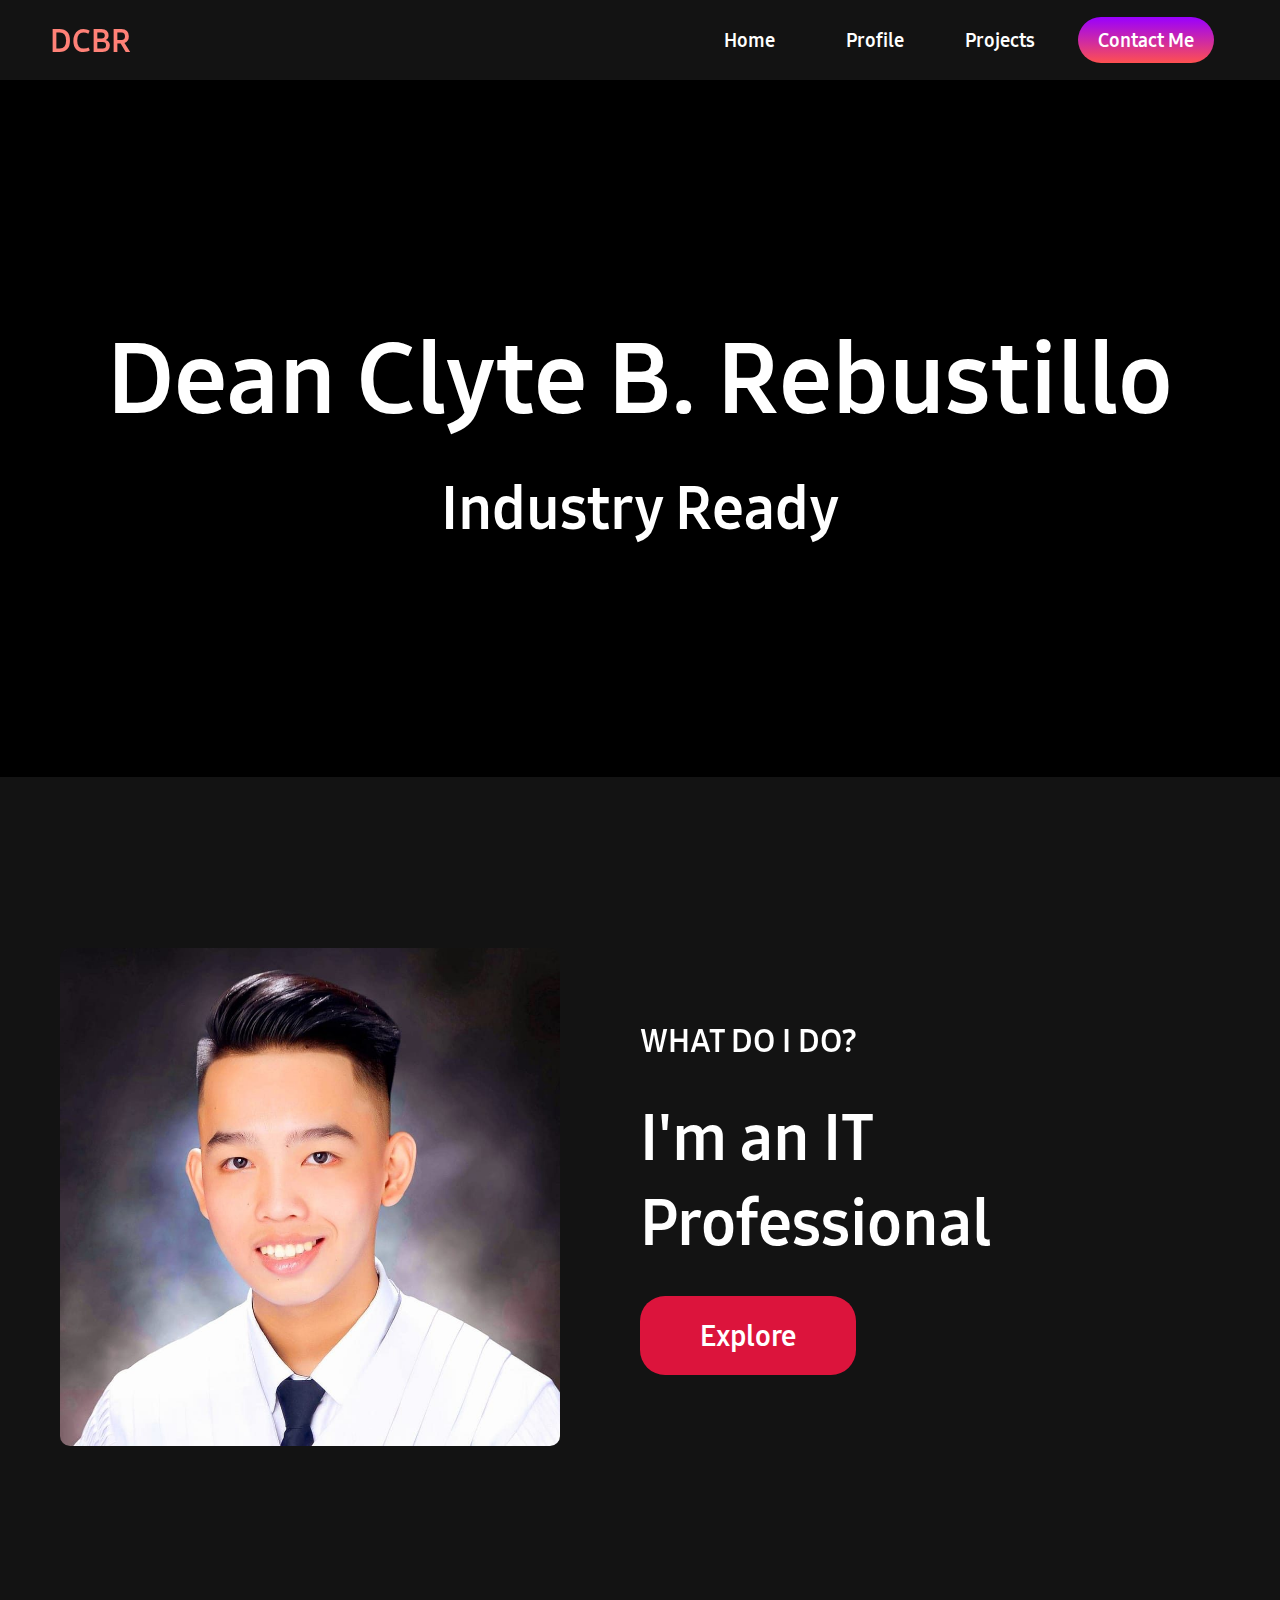
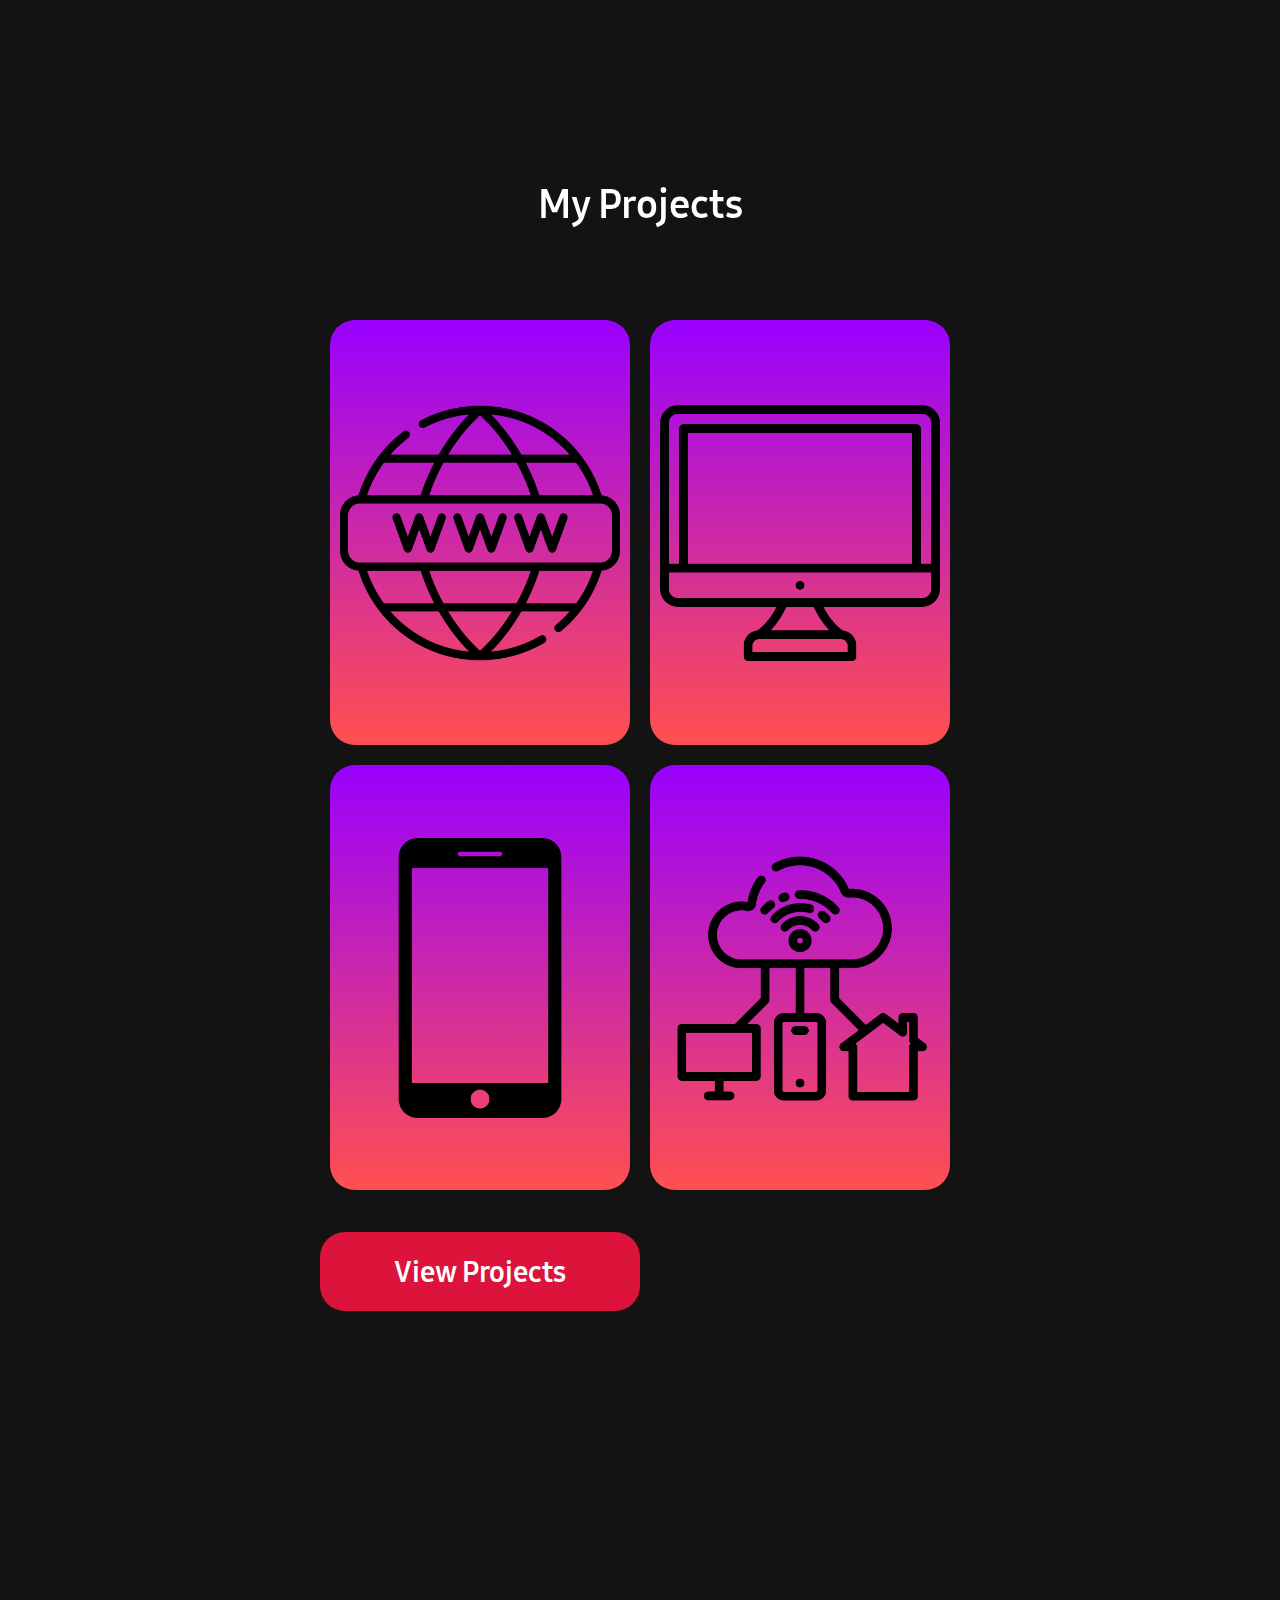
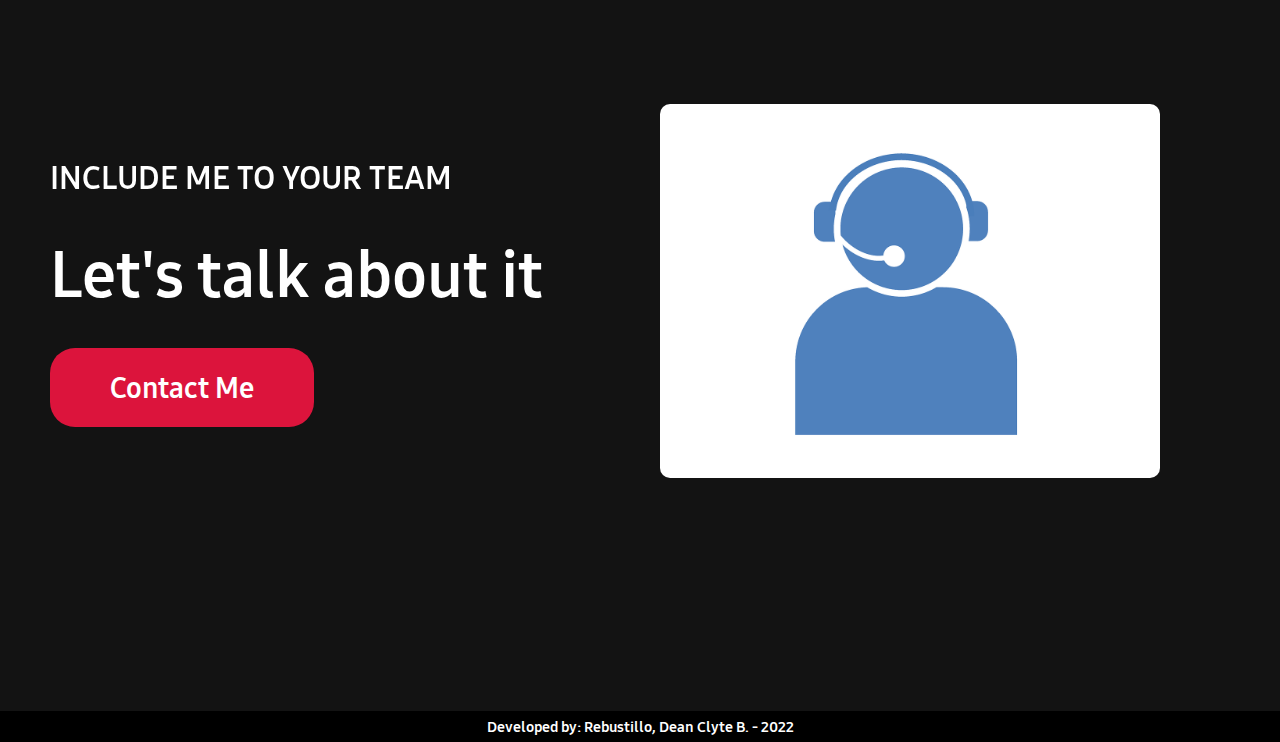
<file: index.html>
<!DOCTYPE html>
<html lang="en">
  <head>
    <meta charset="UTF-8" />
    <meta name="viewport" content="width=device-width, initial-scale=1.0" />
    <title>Portfolio Website</title>
    <link rel="stylesheet" href="css/styles.css" />
  </head>
  <body>
    <nav class="navbar">
      <div class="navbar__container">
        <a href="index.html" id="navbar__logo">DCBR</a>
        <div class="navbar__toggle" id="mobile-menu">
          <span class="bar"></span> <span class="bar"></span>
          <span class="bar"></span>
        </div>
        <ul class="navbar__menu">
          <li class="navbar__item">
            <a href="#home" class="navbar__links" id="home-page">Home</a>
          </li>
          <li class="navbar__item">
            <a href="#about" class="navbar__links" id="about-page">Profile</a>
          </li>
          <li class="navbar__item">
            <a href="#project" class="navbar__links" id="project-page">Projects</a>
          </li>
          <li class="navbar__btn">
            <a href="#sign-up" class="button" id="contact">Contact Me</a>
          </li>
        </ul>
      </div>
    </nav>

    <div class="hero" id="home">
      <div class="hero__container">
        <h1 class="hero__heading">Dean Clyte B. <span>Rebustillo</span></h1>
        <p class="hero__description">Industry Ready</p>
      </div>
    </div>

    <div class="main" id="about">
      <div class="main__container">
        <div class="main__img--container">
          <div class="main__img--card">
		  <img src="Img/profile.jpg">
		  </div>
        </div>
        <div class="main__content">
          <h1>What do I do?</h1>
          <h2>I'm an IT Professional</h2>
          <button class="main__btn" onclick="window.location.href='profile.html'"><a href="#">Explore</a></button>
        </div>
      </div>
    </div>

    <div class="project" id="project">
      <h1>My Projects</h1>
      <div class="project__wrapper">
        <div class="project__card">
		  <img src="Img/world-wide-web.png">
        </div>
        <div class="project__card">
		<img src="Img/computer.png">
        </div>	
        <div class="project__card">
		<img src="Img/smartphone-call.png">
        </div>
        <div class="project__card">
		<img src="Img/device-connectors.png">
        </div>
		<button class="main__btn" onclick="window.location.href='project.html'"><a href="#">View Projects</a></button>
      </div>
    </div>

    <div class="main" id="sign-up">
      <div class="main__container">
        <div class="main__content">
          <h1>Include me to your Team</h1>
          <h2>Let's talk about it</h2>
         <button class="main__btn" onclick="window.location.href='contact.html'"><a href="#">Contact Me</a></button>
        </div>
        <div class="main__img--container">

          <div class="main__img--card" id="card-2">	
<div class="main__img--card"><img src="Img/call.png"></div>
          </div>
        </div>
      </div>
    </div>
	<div class="footer">
  <p>Developed by: Rebustillo, Dean Clyte B. - 2022</p>
</div>


    <script src="script/script.js"></script>

  </body>
</html>
</file>
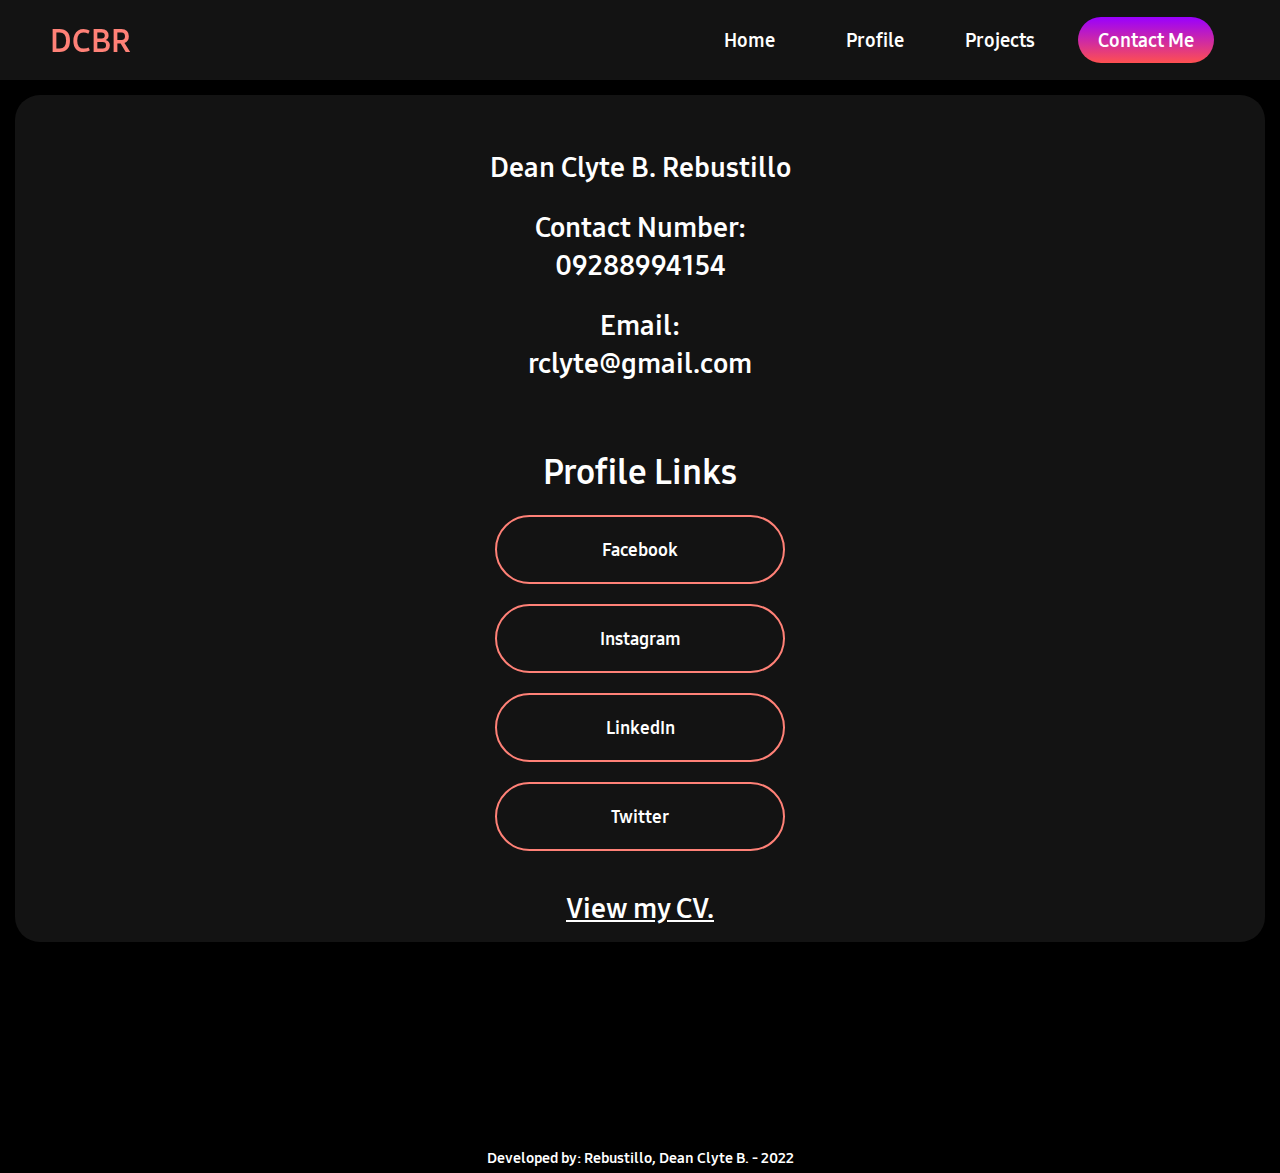
<file: contact.html>
<!DOCTYPE html>
<html lang="en">
  <head>
    <meta charset="UTF-8" />
    <meta name="viewport" content="width=device-width, initial-scale=1.0" />
    <title>Portfolio Contact</title>
    <link rel="stylesheet" href="css/styles.css" />
	<link rel="stylesheet" href="css/stylescontact.css" />
  </head>
  <body>
    <nav class="navbar">
      <div class="navbar__container">
<a href="index.html" id="navbar__logo">DCBR</a>
        <div class="navbar__toggle" id="mobile-menu">
          <span class="bar"></span> <span class="bar"></span>
          <span class="bar"></span>
        </div>
        <ul class="navbar__menu">
          <li class="navbar__item">
            <a href="index.html" class="navbar__links" id="home-page">Home</a>
          </li>
          <li class="navbar__item">
            <a href="profile.html" class="navbar__links" id="about-page">Profile</a>
          </li>
          <li class="navbar__item">
            <a href="project.html" class="navbar__links" id="project-page">Projects</a>
          </li>
          <li class="navbar__btn">
            <a href="contact.html" class="button" id="contact">Contact Me</a>
          </li>
        </ul>
      </div>
    </nav>

    <a target="_blank" href="Img/profile.jpg">

    </a>



    <div class="content">
<p class ="personal"><br> Dean Clyte B. Rebustillo</p>
<br>
<p class ="personal">Contact Number: <br> 09288994154</p>
<br>
<p class ="personal">Email: <br> rclyte@gmail.com</p>
<br>
 <br>
  <br>
    <div class="profile-links">Profile Links</div>
    <a href="https://www.facebook.com/deanbr07" class="links">
        Facebook
    </a>
	  <a href="https://www.instagram.com/deanosauuuur/" class="links">
        Instagram
    </a>
	  <a href="https://www.linkedin.com/in/dean-rebustillo-10429823b/" class="links">
       LinkedIn
    </a>
	  <a href="https://twitter.com/N74B68" class="links">
        Twitter
    </a>
	    <a target="_blank" href="Img/CV.png">
<p class ="CV"><br> <u>View my CV.</u></p>
    </a>
    </div>
	<div class="footer">
  <p>Developed by: Rebustillo, Dean Clyte B. - 2022</p>
</div>

    <script src="script/script.js"></script>
  </body>
</html>
</file>
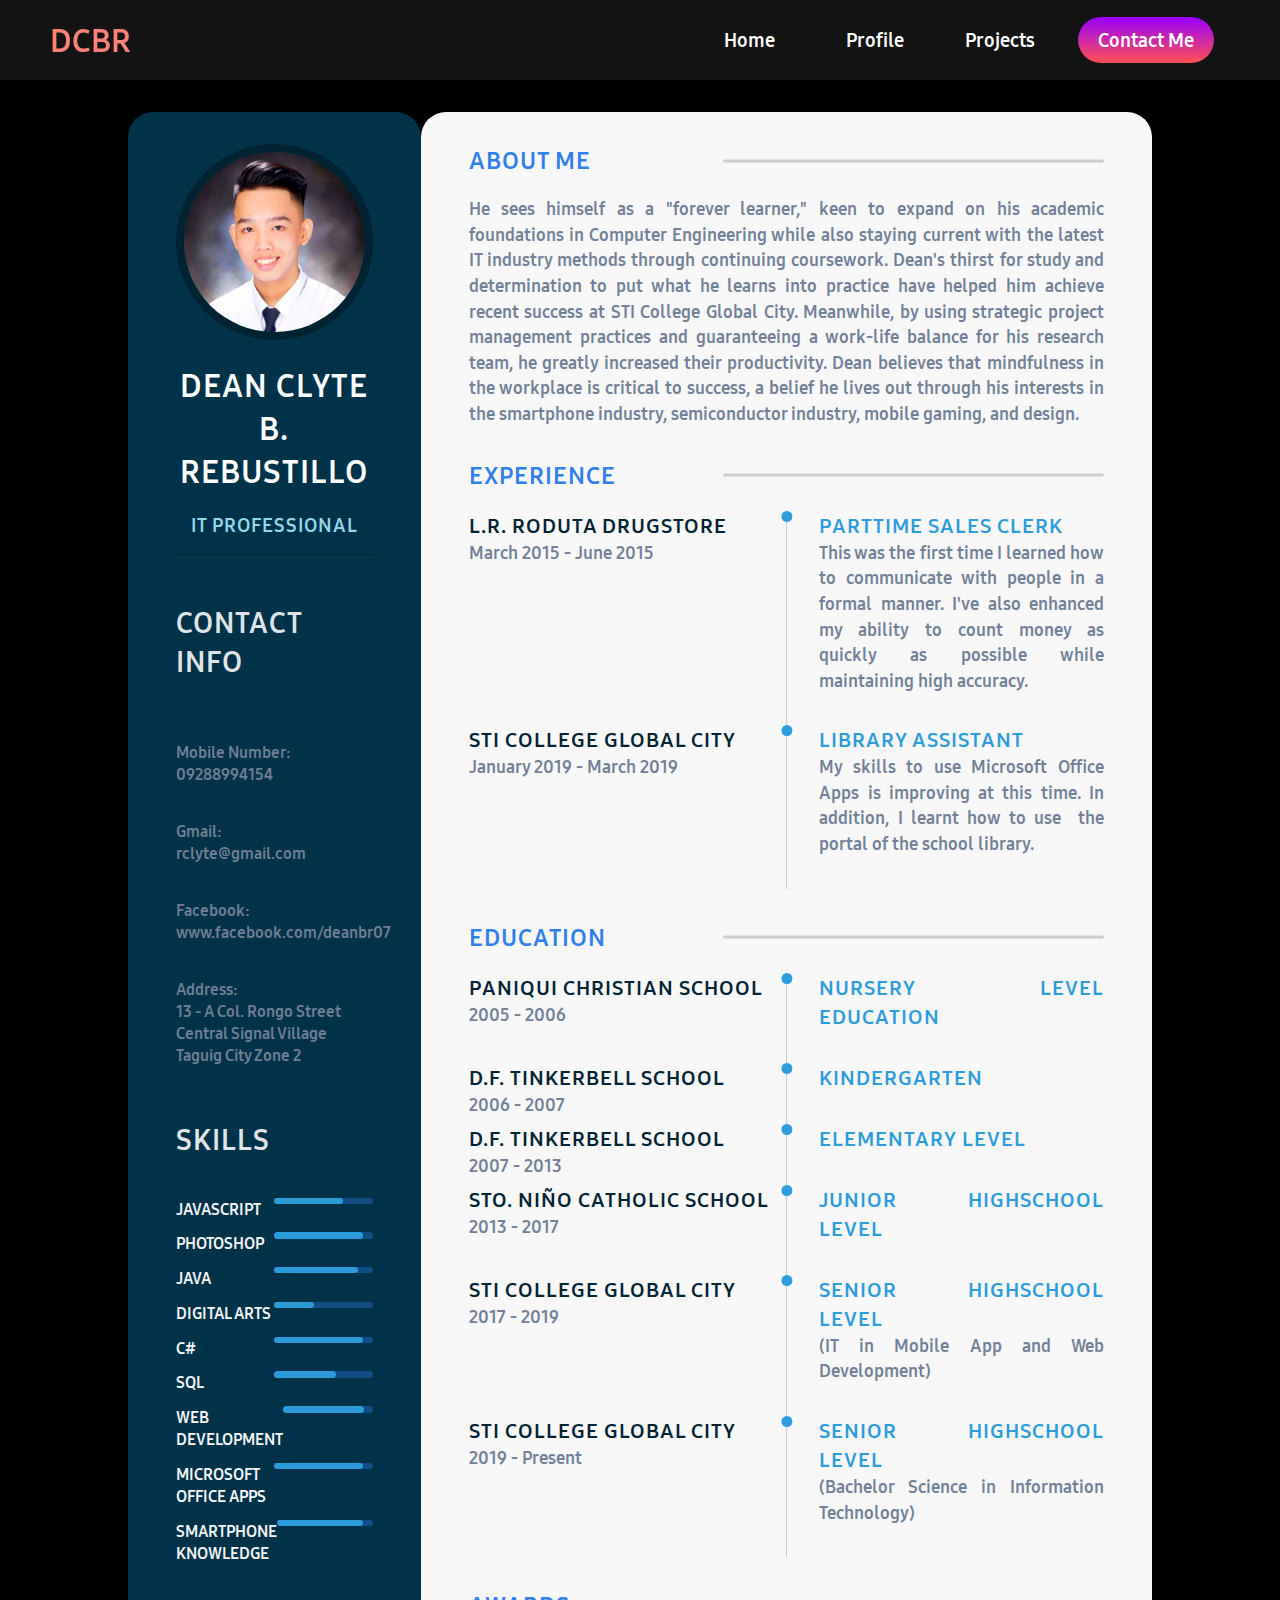
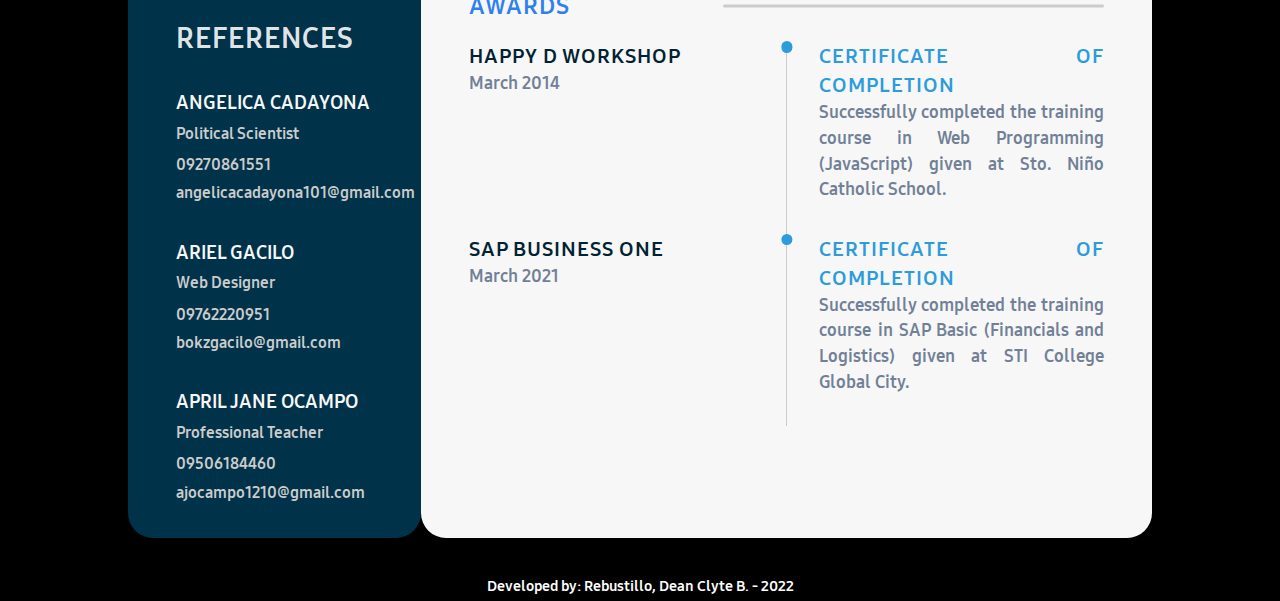
<file: profile.html>
<!DOCTYPE html>
<html lang="en">
  <head>
    <meta charset="UTF-8" />
    <meta name="viewport" content="width=device-width, initial-scale=1.0" />
    <title>Portfolio Profile</title>
    <link rel="stylesheet" href="css/styles.css" />
	<link rel="stylesheet" href="css/stylesprofile.css" />
  </head>
  <body>
    <nav class="navbar">
      <div class="navbar__container">
<a href="index.html" id="navbar__logo">DCBR</a>
        <div class="navbar__toggle" id="mobile-menu">
          <span class="bar"></span> <span class="bar"></span>
          <span class="bar"></span>
        </div>
        <ul class="navbar__menu">
          <li class="navbar__item">
            <a href="index.html" class="navbar__links" id="home-page">Home</a>
          </li>
          <li class="navbar__item">
            <a href="profile.html" class="navbar__links" id="about-page">Profile</a>
          </li>
          <li class="navbar__item">
            <a href="project.html" class="navbar__links" id="project-page">Projects</a>
          </li>
          <li class="navbar__btn">
            <a href="contact.html" class="button" id="contact">Contact Me</a>
          </li>
        </ul>
      </div>
    </nav>

  <main class="main-content">
        <section class="left-section">
            <div class="left-content">
                <div class="profile">
                    <div class="image">
                        		  <img src="Img/profile.jpg">
                    </div>
                    <h2 class="name">Dean Clyte B. Rebustillo</h2>
                    <p class="career">IT Professional</p>
                </div>
                <div class="contact-info">
                    <h3 class="main-title">Contact Info</h3>
                    <ul>
                        <li>
						<br>Mobile Number:</br>
                            09288994154
                        </li>
                        <li>
						<br>Gmail:</br>
                            rclyte@gmail.com
                        </li>
                        <li>
						<br>Facebook:</br>
                         www.facebook.com/deanbr07
                        </li>
                        <li>
							<br>Address:</br>
                              13 - A Col. Rongo Street Central Signal Village Taguig City Zone 2
                        </li>
                    </ul>
                </div>
                <div class="skills-section">
                    <h3 class="main-title">Skills</h3>
                    <ul>
                        <li>
                            <p class="skill-title">Javascript</p>
                            <div class="progress-bar">
                                <div class="progress js-progress"></div>
                            </div>
                        </li>
                        <li>
                            <p class="skill-title">Photoshop</p>
                            <div class="progress-bar">
                                <div class="progress ps-progress"></div>
                            </div>
                        </li>
                        <li>
                            <p class="skill-title">Java</p>
                            <div class="progress-bar">
                                <div class="progress j-progress"></div>
                            </div>
                        </li>
                        <li>
                            <p class="skill-title">Digital Arts</p>
                            <div class="progress-bar">
                                <div class="progress c-progress"></div>
                            </div>
                        </li>
                        <li>
                            <p class="skill-title">C#</p>
                            <div class="progress-bar">
                                <div class="progress ps-progress"></div>
                            </div>
                        </li>
                        <li>
                            <p class="skill-title">SQL</p>
                            <div class="progress-bar">
                                <div class="progress n-progress"></div>
                            </div>
                        </li>
                        <li>
                            <p class="skill-title">Web Development</p>
                            <div class="progress-bar">
                                <div class="progress ps-progress"></div>
                            </div>
                        </li>
                        <li>
                            <p class="skill-title">Microsoft Office Apps</p>
                            <div class="progress-bar">
                                <div class="progress ps-progress"></div>
                            </div>
                        </li>
                        <li>
                            <p class="skill-title">Smartphone Knowledge</p>
                            <div class="progress-bar">
                                <div class="progress ps-progress"></div>
                            </div>
                        </li>
                    </ul>
                </div>
                <div class="references-section">
                    <h3 class="main-title">References</h3>
                    <div class="referee">
                        <h6 class="sub-title">Angelica Cadayona</h6>
                        <p class="sub-para">Political Scientist</p>
                        <ul>
                            <li>
							  09270861551
                            </li>
                            <li>
                               angelicacadayona101@gmail.com
                            </li>
                        </ul>
                    </div>
                    <div class="referee">
                        <h6 class="sub-title">Ariel Gacilo</h6>
                        <p class="sub-para">Web Designer</p>
                        <ul>
                            <li>
                               09762220951
                            </li>
                            <li>
                                bokzgacilo@gmail.com
                            </li>
                        </ul>
                    </div>
                    <div class="referee">
                        <h6 class="sub-title">April Jane Ocampo</h6>
                        <p class="sub-para">Professional Teacher
						</p>
                        <ul>
                            <li>
							09506184460
                            </li>
                            <li>
                             ajocampo1210@gmail.com 
                            </li>
                        </ul>
                    </div>
                </div>
            </div>
        </section>
        <section class="right-section">
            <div class="right-main-content">
                <section class="about sect">
                    <h2 class="right-title">About Me</h2>
                    <p class="para">
                     He sees himself as a "forever learner," keen to expand on his academic foundations in Computer Engineering while also staying current with the latest IT industry methods through continuing coursework.
                       Dean's thirst for study and determination to put what he learns into practice have helped him achieve recent success at STI College Global City. Meanwhile, by using strategic project management practices and guaranteeing a work-life balance for his research team, he greatly increased their productivity.
Dean believes that mindfulness in the workplace is critical to success, a belief he lives out through his interests in the smartphone industry, semiconductor industry, mobile gaming, and design.
                    </p>
                </section>

                <section class="experince sect">
                    <h2 class="right-title">Experience</h2>
                    <div class="timeline">
                        <div class="left-tl-content">
                            <h5 class="tl-title"> L.R. Roduta Drugstore</h5>
                            <p class="para">March 2015 - June 2015</p>
                        </div>
                        <div class="right-tl-content">
                            <div class="tl-content">
                                <h5 class="tl-title-2">Parttime Sales Clerk</h5>
                   <p class="para">
                                    This was the first time I learned how to communicate with people in a formal manner. I've also enhanced my ability to count money as quickly as possible while maintaining high accuracy.
                                </p>
                            </div>
                        </div>
                    </div>
                    <div class="timeline">
                        <div class="left-tl-content">
                            <h5 class="tl-title">STI College Global City</h5>
                            <p class="para">January 2019 - March 2019</p>
                        </div>
                        <div class="right-tl-content">
                            <div class="tl-content">
                                <h5 class="tl-title-2">Library Assistant </h5>
								<p class="para">
                                    My skills to use Microsoft Office Apps is improving at this time. In addition, I learnt how to use  the portal of the school library.
                                </p>
                            </div>
                        </div>
                    </div>
                </section>
                <section class="education sect">
                    <h2 class="right-title">education</h2>
                    <div class="timeline">
                        <div class="left-tl-content">
                            <h5 class="tl-title">Paniqui Christian School</h5>
                            <p class="para">2005 - 2006</p>
                        </div>
                        <div class="right-tl-content">
                            <div class="tl-content">
                                <h5 class="tl-title-2">Nursery Level Education</h5>
                            </div>
                        </div>
                    </div>
                    <div class="timeline">
                        <div class="left-tl-content">
                            <h5 class="tl-title">D.F. Tinkerbell School</h5>
                            <p class="para">2006 - 2007</p>
                        </div>
                        <div class="right-tl-content">
                            <div class="tl-content">
                                <h5 class="tl-title-2">Kindergarten </h5>
                            </div>
                        </div>
                    </div>
                    <div class="timeline">
                        <div class="left-tl-content">
                            <h5 class="tl-title">D.F. Tinkerbell School</h5>
                            <p class="para">2007 - 2013</p>
                        </div> 	
                        <div class="right-tl-content">
                            <div class="tl-content">
                                <h5 class="tl-title-2">Elementary Level </h5>
                            </div>
                        </div>
                    </div>
					   <div class="timeline">
                        <div class="left-tl-content">
                            <h5 class="tl-title">Sto. Niño Catholic School</h5>
                            <p class="para">2013 - 2017</p>
                        </div>
                        <div class="right-tl-content">
                            <div class="tl-content">
                                <h5 class="tl-title-2">Junior Highschool Level </h5>
                            </div>
                        </div>
                    </div>
					   <div class="timeline">
                        <div class="left-tl-content">
                            <h5 class="tl-title">STI College Global City</h5>
                            <p class="para">2017 - 2019</p>
                        </div>
                        <div class="right-tl-content">
                            <div class="tl-content">
                                <h5 class="tl-title-2">Senior Highschool Level</h5>
								<p class="para">(IT in Mobile App and Web Development)</p>
                            </div>
                        </div>
                    </div>
					  					   <div class="timeline">
                        <div class="left-tl-content">
                            <h5 class="tl-title">STI College Global City</h5>
                            <p class="para">2019 - Present</p>
                        </div>
                        <div class="right-tl-content">
                            <div class="tl-content">
                                <h5 class="tl-title-2">Senior Highschool Level</h5>
								<p class="para">(Bachelor Science in Information Technology)</p>
                            </div>
                        </div>
                    </div>
                </section>
                <section class="awards sect">
                    <h2 class="right-title">Awards</h2>
                    <div class="timeline">
                        <div class="left-tl-content">
                            <h5 class="tl-title">Happy D Workshop</h5>
                            <p class="para">March 2014</p>
                        </div>
                        <div class="right-tl-content">
                            <div class="tl-content">
                                <h5 class="tl-title-2">Certificate of Completion</h5>
                                <p class="para">
                                  Successfully completed the training course in Web Programming (JavaScript) given at Sto. Niño Catholic School.
                                </p>
                            </div>
                        </div>
                    </div>
                    <div class="timeline">
                        <div class="left-tl-content">
                            <h5 class="tl-title">SAP Business One</h5>
                            <p class="para">March 2021</p>
                        </div>
                        <div class="right-tl-content">
                            <div class="tl-content">
                                <h5 class="tl-title-2">Certificate of Completion</h5>
                                <p class="para">
								  Successfully completed the training course in SAP Basic (Financials and Logistics) given at STI College Global City.
                                </p>
                            </div>
                        </div>
                    </div>
                </section>
            </div>
        </section>
    </main>
		



    <script src="script/script.js"></script>
	<div class="footer">
  <p>Developed by: Rebustillo, Dean Clyte B. - 2022</p>
</div>
  </body>
</html>
</file>
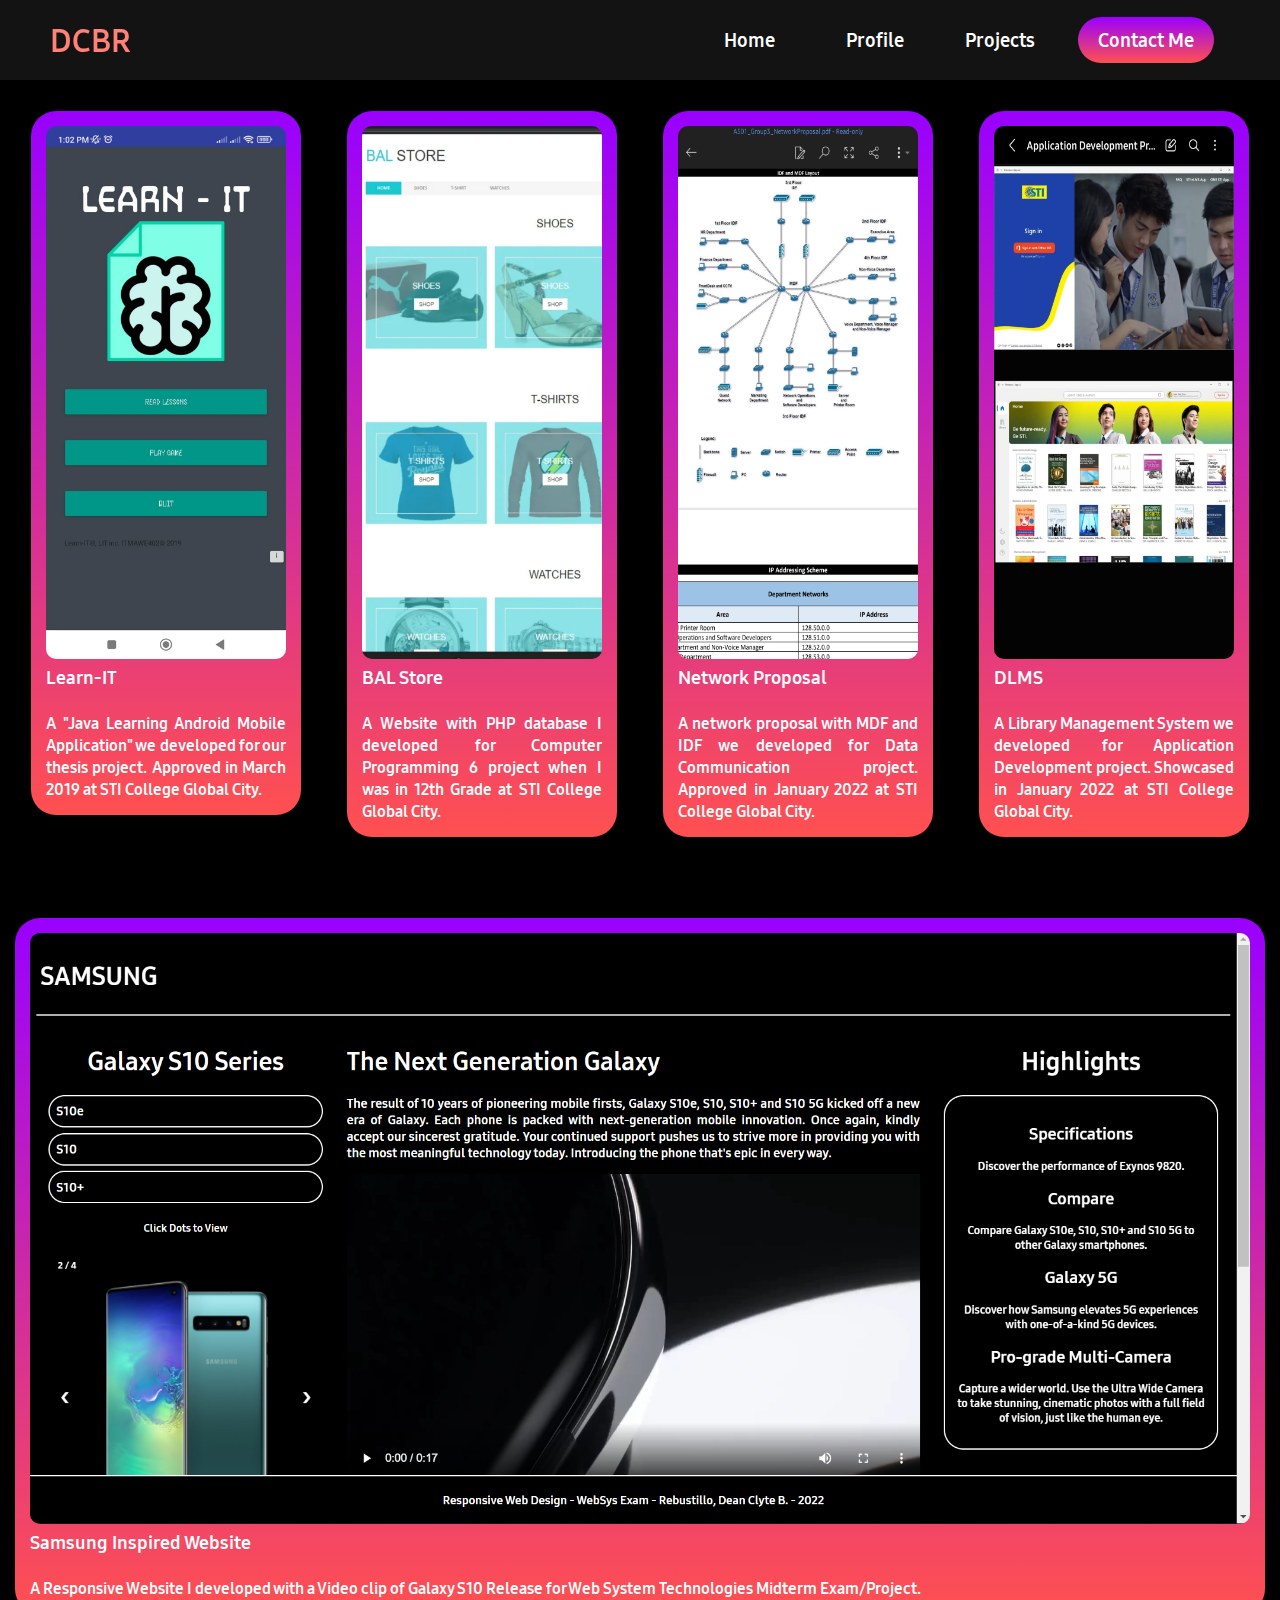
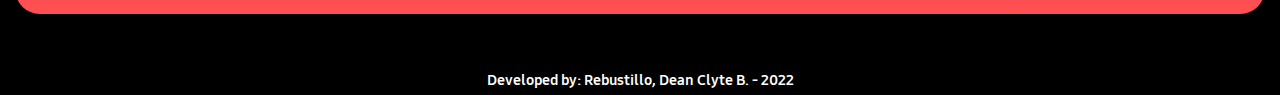
<file: project.html>
<!DOCTYPE html>
<html lang="en">
  <head>
    <meta charset="UTF-8" />
    <meta name="viewport" content="width=device-width, initial-scale=1.0" />
    <title>Portfolio Project</title>
    <link rel="stylesheet" href="css/styles.css" />
		<link rel="stylesheet" href="css/styleproject.css" />
  </head>
  <body>
    <nav class="navbar">
      <div class="navbar__container">
        <a href="index.html" id="navbar__logo">DCBR</a>
        <div class="navbar__toggle" id="mobile-menu">
          <span class="bar"></span> <span class="bar"></span>
          <span class="bar"></span>
        </div>
        <ul class="navbar__menu">
          <li class="navbar__item">
            <a href="index.html" class="navbar__links" id="home-page">Home</a>
          </li>
          <li class="navbar__item">
            <a href="profile.html" class="navbar__links" id="about-page">Profile</a>
          </li>
          <li class="navbar__item">
            <a href="project.html" class="navbar__links" id="project-page">Projects</a>
          </li>
          <li class="navbar__btn">
            <a href="contact.html" class="button" id="contact">Contact Me</a>
          </li>
        </ul>
      </div>
    </nav>

<div class="row">
  <div class="column">
    <div class="content">
      <img src="Img/LearnIT.jpg" alt="LearnIT" style="width:100%">
      <br><h3>Learn-IT</h3><br>
      <p>A "Java Learning Android Mobile Application" we developed for our thesis project. Approved in March 2019 at STI College Global City.</p>
    </div>
  </div>
  <div class="column">
    <div class="content">
    <img src="Img/BAL.png" alt="BAL" style="width:100%">
      <br><h3>BAL Store</h3>	<br>
	  <p>A Website with PHP database I developed for Computer Programming 6 project when I was in 12th Grade  at STI College Global City.</p>
    </div>
  </div>
  <div class="column">
    <div class="content">
    <img src="Img/Network.png" alt="Network" style="width:100%">
      <br><h3>Network Proposal</h3><br>
      <p>A network proposal with MDF and IDF we developed for Data Communication project. Approved in January 2022 at STI College Global City.</p>
    </div>
  </div>
  <div class="column">
    <div class="content">
    <img src="Img/AppDev.png" alt="AppDev" style="width:100%">
      <br><h3>DLMS</h3><br>
      <p>A Library Management System we developed for Application Development project. Showcased in January 2022 at STI College Global City.</p>
    </div>
  </div>
</div>

<div class="content">
  <img src="Img/Samsung.png" alt="Samsung" style="width:100%">
  <br><h3>Samsung Inspired Website</h3><br>
  <p>A Responsive Website I developed with a Video clip of Galaxy S10 Release for Web System Technologies Midterm Exam/Project.</p>
</div>




    <script src="script/script.js"></script>
	<div class="footer">
  <p>Developed by: Rebustillo, Dean Clyte B. - 2022</p>
</div>
  </body>
</html>
</file>
<file: css/styles.css>
* {
  box-sizing: border-box;
  margin: 0;
  padding: 0;
  font-family: myFirstFont;
  scroll-behavior: smooth;
}
@font-face {
  font-family: myFirstFont;
  src: url(SamsungOne-700.ttf);
}
img {
  border-radius: 10px;
}

.navbar {
  background: #131313;
  height: 80px;
  display: flex;
  justify-content: center;
  align-items: center;
  font-size: 1.2rem;
  position: sticky;
  top: 0;
  z-index: 999;
}

.navbar__container {
  display: flex;
  justify-content: space-between;
  height: 80px;
  z-index: 1;
  width: 100%;
  max-width: 1300px;
  margin: 0 auto;
  padding: 0 50px;
}

#navbar__logo {
  background-color: #ff8177;
  background-size: 100%;
  -webkit-background-clip: text;
  -moz-background-clip: text;
  -webkit-text-fill-color: transparent;
  -moz-text-fill-color: transparent;
  display: flex;
  align-items: center;
  cursor: pointer;
  text-decoration: none;
  font-size: 2rem;
}

.navbar__menu {
  display: flex;
  align-items: center;
  list-style: none;
}

.navbar__item {
  height: 80px;
}

.navbar__links {
  color: #fff;
  display: flex;
  align-items: center;
  justify-content: center;
  width: 125px;
  text-decoration: none;
  height: 100%;
  transition: all 0.3s ease;
}

.navbar__btn {
  display: flex;
  justify-content: center;
  align-items: center;
  padding: 0 1rem;
  width: 100%;
}

.button {
  display: flex;
  justify-content: center;
  align-items: center;
  text-decoration: none;
  padding: 10px 20px;
  height: 100%;
  width: 100%;
  border: none;
  outline: none;
  border-radius: 25px;
background: linear-gradient(to bottom, #9900ff 0%, #ff5050 100%);
  color: #fff;
  transition: all 0.3s ease;
}

.navbar__links:hover {
  transition: all 0.3s ease;
}

@media screen and (max-width: 960px) {
  .navbar__container {
    display: flex;
    justify-content: space-between;
    height: 80px;
    z-index: 1;
    width: 100%;
    max-width: 1300px;
    padding: 0;
  }

  .navbar__menu {
    display: grid;
    grid-template-columns: auto;
    margin: 0;
    width: 100%;
    position: absolute;
    top: -1000px;
    opacity: 1;
    transition: all 0.5s ease;
    z-index: -1;
  }

  .navbar__menu.active {
    background: #131313;
    top: 100%;
    opacity: 1;
    transition: all 0.5s ease;
    z-index: 99;
    height: 60vh;
    font-size: 1.6rem;
  }

  #navbar__logo {
    padding-left: 25px;
  }

  .navbar__toggle .bar {
    width: 25px;
    height: 3px;
    margin: 5px auto;
    transition: all 0.3s ease-in-out;
    background: #fff;
  }

  .navbar__item {
    width: 100%;
  }

  .navbar__links {
    text-align: center;
    padding: 2rem;
    width: 100%;
    display: table;
  }

  .navbar__btn {
    padding-bottom: 2rem;
  }

  .button {
    display: flex;
    justify-content: center;
    align-items: center;
    width: 80%;
    height: 80px;
    margin: 0;
  }

  #mobile-menu {
    position: absolute;
    top: 20%;
    right: 5%;
    transform: translate(5%, 20%);
  }

  .navbar__toggle .bar {
    display: block;
    cursor: pointer;
  }

  #mobile-menu.is-active .bar:nth-child(2) {
    opacity: 0;
  }

  #mobile-menu.is-active .bar:nth-child(1) {
    transform: translateY(8px) rotate(45deg);
  }

  #mobile-menu.is-active .bar:nth-child(3) {
    transform: translateY(-8px) rotate(-45deg);
  }
}

.hero {
  background: #000000;
  padding: 200px 0;
}

.hero__container {
  display: flex;
  flex-direction: column;
  justify-content: center;
  align-items: center;
  max-width: 1200px;
  margin: 0 auto;
  height: 90%;
  text-align: center;
  padding: 30px;
}

.hero__heading {
  font-size: 100px;
  margin-bottom: 24px;
  color: #fff;
}

.hero__heading span {
  background: #fff; 
  background-size: 100%;
  -webkit-background-clip: text;
  -moz-background-clip: text;
  -webkit-text-fill-color: transparent;
  -mo-text-fill-color: transparent;
}

.hero__description {
  font-size: 60px;
  background: #fff; 
  background-size: 100%;
  -webkit-background-clip: text;
  -moz-background-clip: text;
  -webkit-text-fill-color: transparent;
  -moz-text-fill-color: transparent;
}

.highlight {
  border-bottom: 2px solid rgb(132, 0, 255);
}

@media screen and (max-width: 768px) {
  .hero__heading {
    font-size: 60px;
  }

  .hero__description {
    font-size: 40px;
  }
}

.main {
  background-color: #131313;
  padding: 10rem 0;
}

.main__container {
  display: grid;
  grid-template-columns: 1fr 1fr;
  align-items: center;
  justify-content: center;
  margin: 0 auto;
  height: 90%;
  z-index: 1;
  width: 100%;
  max-width: 1300px;
  padding: 0 50px;
}

.main__content {
  color: #fff;
  width: 100%;
}

.main__content h1 {
  font-size: 2rem;
  background-color: #fff;
  background-image: #fff;
  background-size: 100%;
  -webkit-background-clip: text;
  -moz-background-clip: text;
  -webkit-text-fill-color: transparent;
  -moz-text-fill-color: transparent;
  text-transform: uppercase;
  margin-bottom: 32px;
}

.main__content h2 {
  font-size: 4rem;
  background: #fff;
  background-size: 100%;
  -webkit-background-clip: text;
  -moz-background-clip: text;
  -webkit-text-fill-color: transparent;
  -moz-text-fill-color: transparent;
}

.main__content p {
  margin-top: 1rem;
  font-size: 2rem;
  font-weight: 700;
}

.main__btn {
  font-size: 1.8rem;
  background: #DC143C;
  padding: 20px 60px;
  border: none;
  border-radius: 25px;
  margin-top: 2rem;
  cursor: pointer;
  position: relative;
  transition: all 0.35s;
  outline: none;
}


.main__btn a {
  position: relative;
  z-index: 2;
  color: #fff;
  text-decoration: none;
}

.main__btn:after {
  position: absolute;
  content: '';
  top: 0;
  left: 0;
  width: 0;
  height: 100%;
  background: #ff8177;
  transition: all 0.35s;
  border-radius: 25px;
    transform: scale(1.005);
  transition: 0.3s ease-in;
  cursor: pointer;
}


.main__btn:hover:after {
  width: 100%;
  
}

.main__img--container {
  text-align: center;
}

.main__img--card {
  margin: 10px;
  height: 500px;
  width: 500px;
  border-radius: 100%;
  display: flex;
  flex-direction: column;
  justify-content: center;
  color: #fff;

}


/* Mobile Responsive */
@media screen and (max-width: 1100px) {
  .main__container {
    display: grid;
    grid-template-columns: 1fr;
    align-items: center;
    justify-content: center;
    width: 100%;
    margin: 0 auto;
    height: 90%;
  }

  .main__img--container {
    display: flex;
    justify-content: center;
  }

  .main__img--card {
    height: 425px;
    width: 425px;
  }

  .main__content {
    text-align: center;
    margin-bottom: 4rem;
  }

  .main__content h1 {
    font-size: 2.5rem;
    margin-top: 2rem;
  }

  .main__content h2 {
    font-size: 3rem;
  }

  .main__content p {
    margin-top: 1rem;
    font-size: 1.5rem;
  }
}

@media screen and (max-width: 480px) {
  .main__img--card {
    width: 250px;
    height: 250px;
  }

  .main__content h1 {
    font-size: 2rem;
    margin-top: 3rem;
  }
  .main__content h2 {
    font-size: 2rem;
  }

  .main__content p {
    margin-top: 2rem;
  }

  .main__btn {
    padding: 12px 36px;
    margin: 2.5rem 0;
  }
}

.project {
  background: #131313;
  display: flex;
  flex-direction: column;
  justify-content: center;
  align-items: center;
  height: 100%;
  padding: 10rem 0;
}

.project h1 {
  background-color:#fff;
  background-size: 100%;
  -webkit-background-clip: text;
  -moz-background-clip: text;
  -webkit-text-fill-color: transparent;
  -moz-text-fill-color: transparent;
  margin-bottom: 5rem;
  font-size: 2.5rem;
}

.project__wrapper {
  display: grid;
  grid-template-columns: 1fr 1fr 1fr 1fr;
  grid-template-rows: 1fr;
}

.project__card {
	padding: 10px;
  margin: 10px;
  height: 425px;
  width: 300px;
  border-radius: 25px;
  display: flex;
  flex-direction: column;
  justify-content: center;
  color: #fff;
    background: linear-gradient(to bottom, #9900ff 0%, #ff5050 100%);
  
}

.project__card:hover {
  transform: scale(1.075);
  transition: 0.3s ease-in;
 background: linear-gradient(to bottom, #0000cc 0%, #ff0000 100%);
}

@media screen and (max-width: 1300px) {
  .project__wrapper {
    grid-template-columns: 1fr 1fr;
  }
}

@media screen and (max-width: 768px) {
  .project__wrapper {
    grid-template-columns: 1fr;
  }
}

.footer {
left: 0;
bottom: 0;
width: 100%;
background-color: #000000;
color: #ffffff;
  text-align: center;
  font-size: 15px;
  padding: 5px;
}
</file>
<file: css/stylescontact.css>
*{
    padding: 0;
    margin: 0;
    list-style: none;
  font-family: myFirstFont;
    scroll-behavior: smooth;
}

@font-face {
  font-family: myFirstFont;
  src: url(SamsungOne-700.ttf);
}

body{
    background-color: #000000;
		text-align: justify;
	
}


.personal {
  text-align: center;
  font-size: 28px;
}

.CV {
  text-align: center;
  font-size: 28px;
    transition: color 1s;
}

.CV:hover {
  color: #ff8177;
    transition: color 1s;
}


.profile-links {
  text-align: center;
  font-size: 35px;
  
}

.links{	
  border-style: solid;
  border-color:  #ff8177;
}

.links {
  text-align: center;
  margin-top: 20px;
  border-width: 2px;
  padding: 20px;
  width: 290px;
  display: block;
  margin-left: auto;
  margin-right: auto;
  border-radius: 40px;
  font-size: 18px;
  transition: 0.3s;
}

a {
  text-decoration: none;
  color: white;
  transition: color 1s;
  
}

.links:hover {
  color: black;
    transition: color 1s;
  background: linear-gradient(to bottom, #9900ff 0%, #ff5050 100%);
}

@media screen and (max-width: 900px) {
  .column {
    width: 50%;
  }
}

.content {
background: #131313;
color: #fff;
border-radius: 25px;
padding: 15px;
margin: 15px;
margin-bottom: 200px;
}

@media screen and (max-width: 600px) {
  .column {
    width: auto%;
  }
}


.footer {
left: 0;
bottom: 0;
width: 100%;
background-color: #000000;
color: #ffffff;
  text-align: center;
  font-size: 15px;
  padding: 5px;
}
</file>
<file: css/stylesprofile.css>
*{
    padding: 0;
    margin: 0;
    box-sizing: border-box;
    list-style: none;
  font-family: myFirstFont;
    scroll-behavior: smooth;
}

@font-face {
  font-family: myFirstFont;
  src: url(SamsungOne-700.ttf);
}

body{
    background-color: #000000;
}

.main-content{
	
    min-height: 100vh;
    width: 80%;
    margin: 2rem auto;
    display: grid;
    grid-template-columns: repeat(7, 1fr);
}

.left-section{
	border-radius: 25px;
    grid-column: span 2;
    height: 100%;
    background-color: #00324A;
}
.right-section{
	    border-radius: 25px;
    grid-column: span 5;
    background-color: #f7f7f7;
    height: 100%;
	text-align: justify;
}


.left-content{
    padding: 2rem 3rem;
}
.profile{
    width: 100%;
    border-bottom: 1px solid #002333;
}

.image{
    width: 100%;
    text-align: center;
}
.profile img{
    width: 100%;
    border-radius: 50%;
    border: 8px solid #002333;
    
}

.name{
    font-size: 2rem;
    color: white;
    text-align: center;
    text-transform: uppercase;
    letter-spacing: 1px;
    padding: 1.2rem 0;
}

.career{
    font-size: 1.2rem;
    color: #94D9EA;
    text-align: center;
    text-transform: uppercase;
    letter-spacing: 1px;
    padding-bottom: 1rem;
}

.main-title{
    font-size: 1.8rem;
    text-transform: uppercase;
    letter-spacing: 1px;
    color: #f7f7f7ec;
    padding-top: 3rem;
}

.contact-info ul{
    padding-top: 2rem;
}

.contact-info ul li{
    padding: .4rem 0;
    display: flex;
    align-items: center;
    color: #718096;
}
.contact-info ul li i{
    padding-right: 1rem;
    font-size: 1.2rem;
    color: #2D9CDB;
}

.skills-section ul{
    padding-top: 2rem;
}
.skills-section ul li{
    display: grid;
    grid-template-columns: repeat(2, 1fr);
    padding: .4rem 0;
}

.progress-bar{
    width: 100%;
    height: .4rem;
    background-color: #2f81ed5b;
    position: relative;
    border-radius: 12px;
}
.progress{
    height: 100%;
    position: absolute;
    left: 0;
    background-color: #2D9CDB;
    border-radius: 12px;
}
.js-progress{
    width: 70%;
}
.ps-progress{
    width: 90%;
}
.j-progress{
    width: 85%;
}
.c-progress{
    width: 40%;
}
.n-progress{
    width: 63%;
}
.w-progress{
    width: 78%;
}


.skill-title{
    text-transform: uppercase;
    color: #f7f7f7;
    font-size: 1rem;
}

.sub-title{
    padding-top: 2rem;
    font-size: 1.2rem;
    text-transform: uppercase;
    color: #f7f7f7;
}

.sub-para{
    color: #ccc;
    padding: .4rem 0;
}

.references-section li{
    color: #ccc;
    padding: .2rem 0;
}
.references-section li i{
    padding-right: .5rem;
    font-size: 1.2rem;
    color: #2D9CDB;
}

.right-main-content{
    padding: 2rem 3rem;
}


.right-title{
    letter-spacing: 1px;
    text-transform: uppercase;
    color: #2F80ED;
    margin-bottom: 1.2rem;
    position: relative;
}

.right-title::after{
    content: "";
    position: absolute;
    width: 60%;
    height: .2rem;
    background-color: #ccc;
    border-radius: 12px;
    right: 0;
    top: 50%;
    transform: translateY(-50%);
}

.para{
    line-height: 1.6rem;
    color: #718096;
    font-size: 1.1rem;
}

.sect{
    padding-bottom: 2rem;
}

.timeline{
    display: grid;
    grid-template-columns: repeat(2, 1fr);
}

.tl-title{
    letter-spacing: 1px;
    font-size: 1.3rem;
    color: #002333;
    text-transform: uppercase;
}
.tl-title-2{
    letter-spacing: 1px;
    font-size: 1.3rem;
    color: #2D9CDB;
    text-transform: uppercase;
}

.tl-content{
    border-left: 1px solid #ccc;
    padding-left: 2rem;
    position: relative;
    padding-bottom: 2rem;
}

.tl-title-2::before{
    content: "";
    position: absolute;
    width: .7rem;
    height: .7rem;
    background-color: #2D9CDB;
    border-radius: 50%;
    transform: translateX(-50%);
    left: 0;
}

/*Media Querries*/
@media screen and (max-width:823px){
    .right-title::after{
        width: 40%;
    }
}
@media screen and (max-width:681px){
    .right-title::after{
        width: 30%;
    }
}
@media screen and (max-width:780px){
    .timeline{
        grid-template-columns: repeat(1, 1fr);
    }
}
@media screen and (max-width:780px){
    .left-section{
        grid-column: span 3;
    }
    .right-section{
        grid-column: span 4;
    }
}
@media screen and (max-width:1200px){
    .main-content{
        grid-template-columns: repeat(1, 1fr);
    }
    .profile img{
        width: 40%;
    }
}
@media screen and (max-width:700px){
    .profile img{
        width: 60%;
    }
}
@media screen and (max-width:390px){
    .name{
        font-size: 1.5rem;
    }
}

.footer {
left: 0;
bottom: 0;
width: 100%;
background-color: #000000;
color: #ffffff;
  text-align: center;
  font-size: 15px;
  padding: 5px;
}
</file>
<file: css/styleproject.css>
*{
    padding: 0;
    margin: 0;
    list-style: none;
  font-family: myFirstFont;
    scroll-behavior: smooth;
}

@font-face {
  font-family: myFirstFont;
  src: url(SamsungOne-700.ttf);
}

body{
    background-color: #000000;
		text-align: justify;
	
}

.main {
  max-width: 1000px;
  
  margin: auto;
  
}

h1 {
  font-size: 50px;
  word-break: break-all;
}

.row {
  margin: 3px - 4px;
}


.row,
.row > .column {
  padding: 8px;
}


.column {
  float: left;
  width: 25%;
}


.row:after {
  content: "";
  display: table;
  clear: both;
}

	
.content {
    background: linear-gradient(to bottom, #9900ff 0%, #ff5050 100%);
	color: #fff;
border-radius: 25px;
  padding: 15px;
  margin: 15px;
  margin-bottom: 50px;
}

.content:hover {
  transform: scale(1.015);
  transition: 0.3s ease-in;
  background: linear-gradient(to bottom, #0000cc 0%, #ff0000 100%);
}

@media screen and (max-width: 900px) {
  .column {
    width: 50%;
  }
}

@media screen and (max-width: 600px) {
  .column {
    width: 100%;
  }
}
</file>
